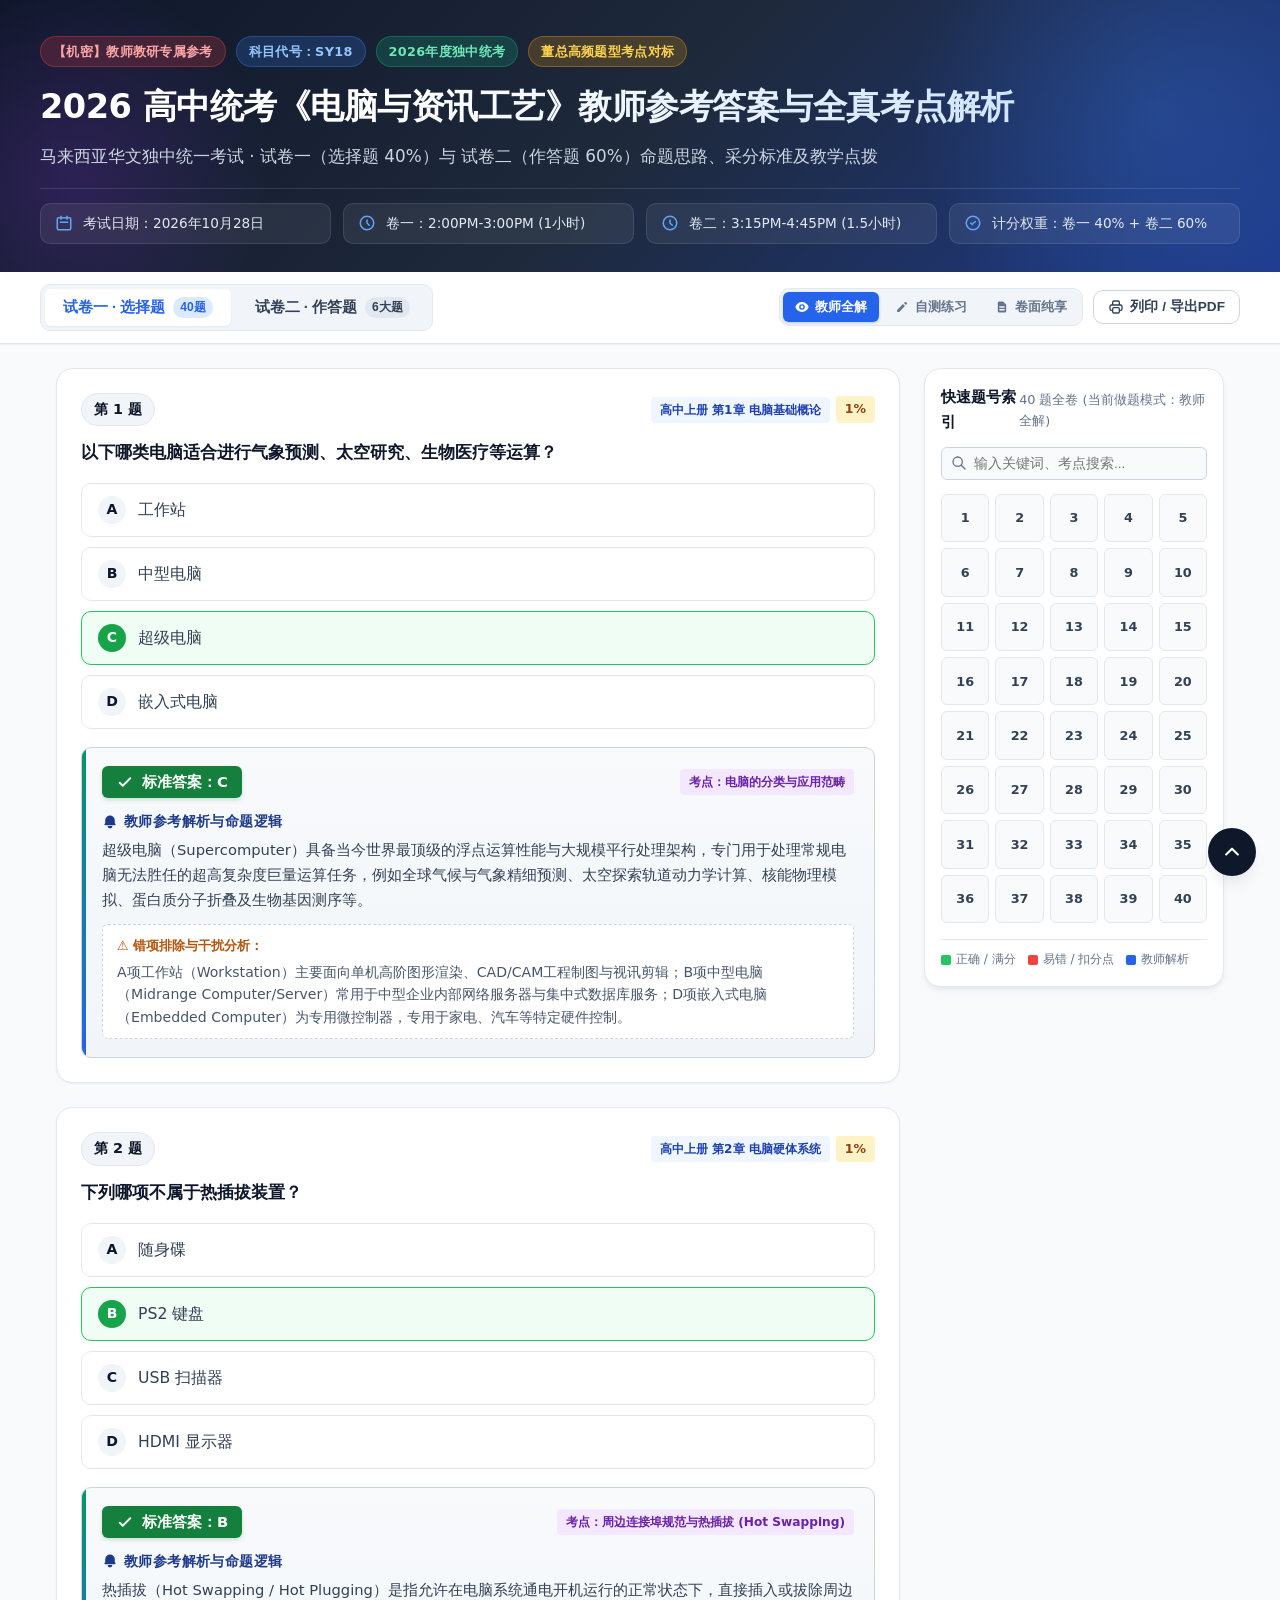
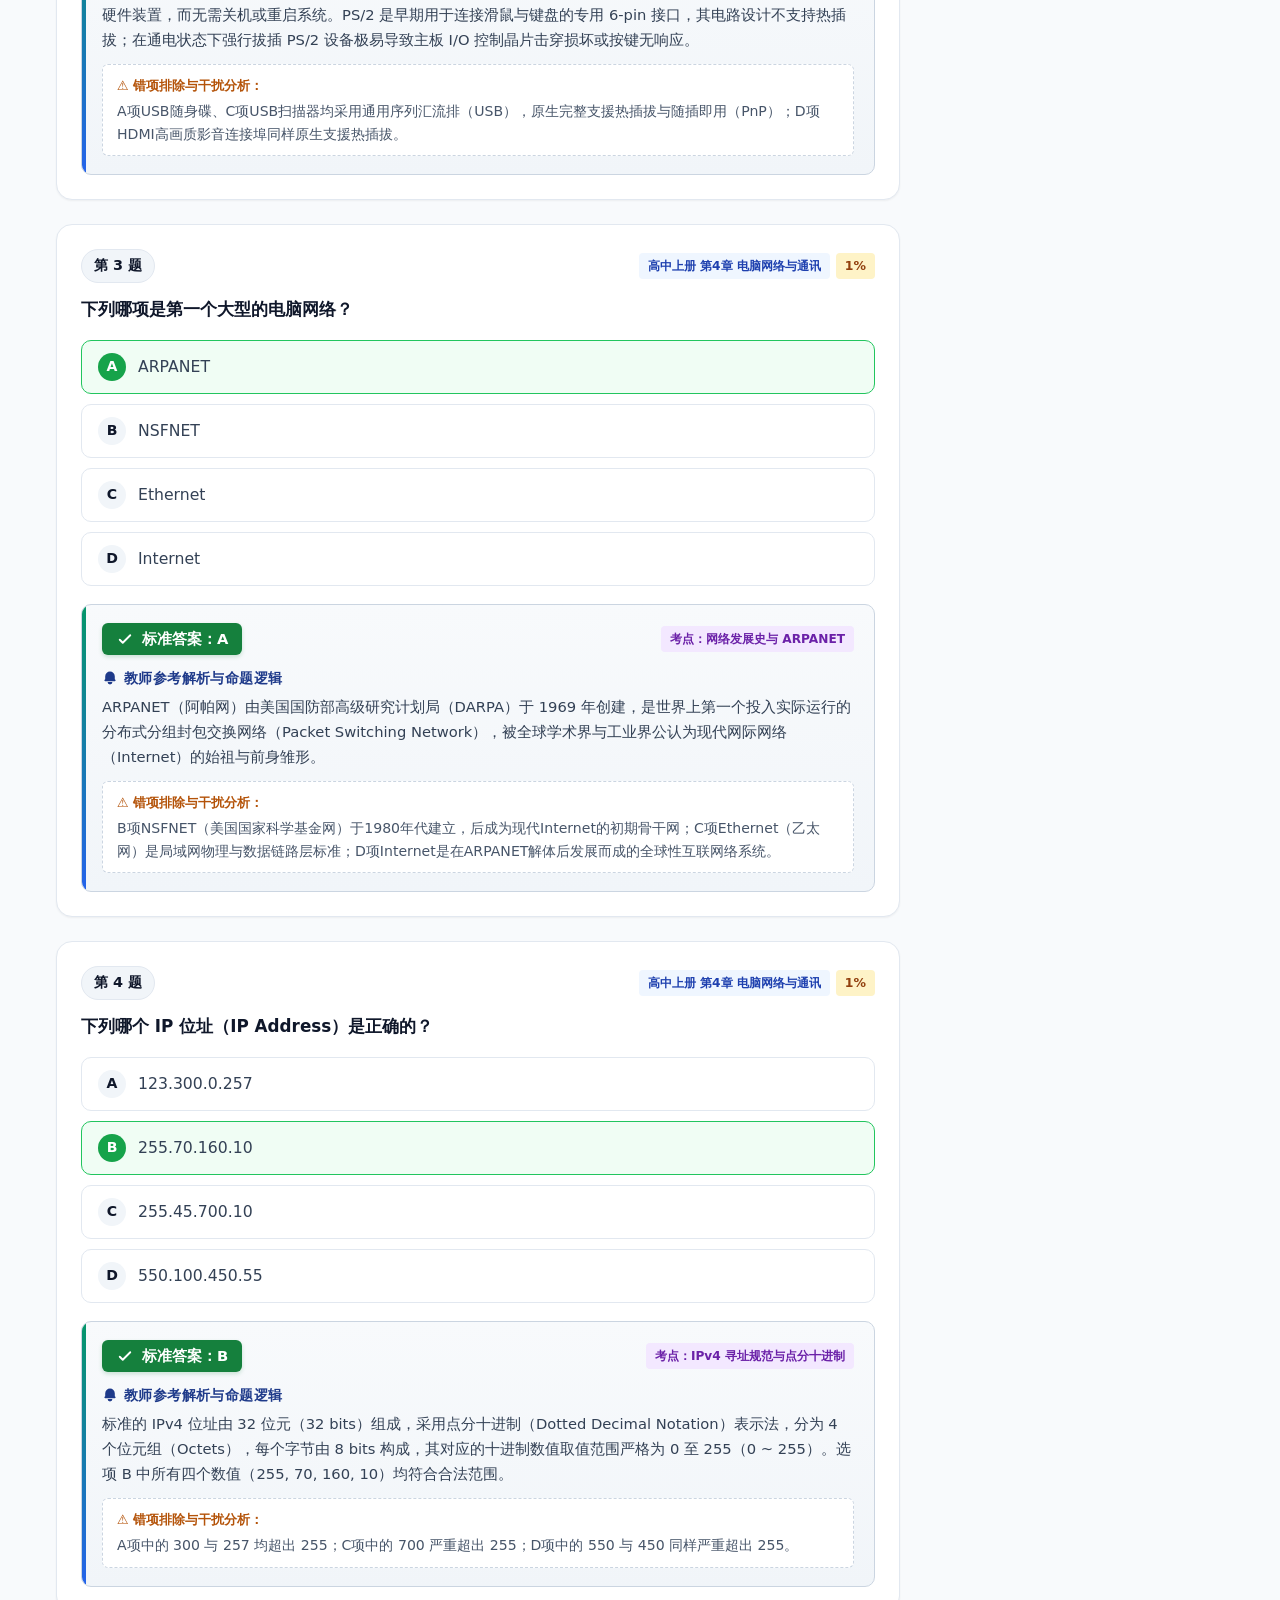
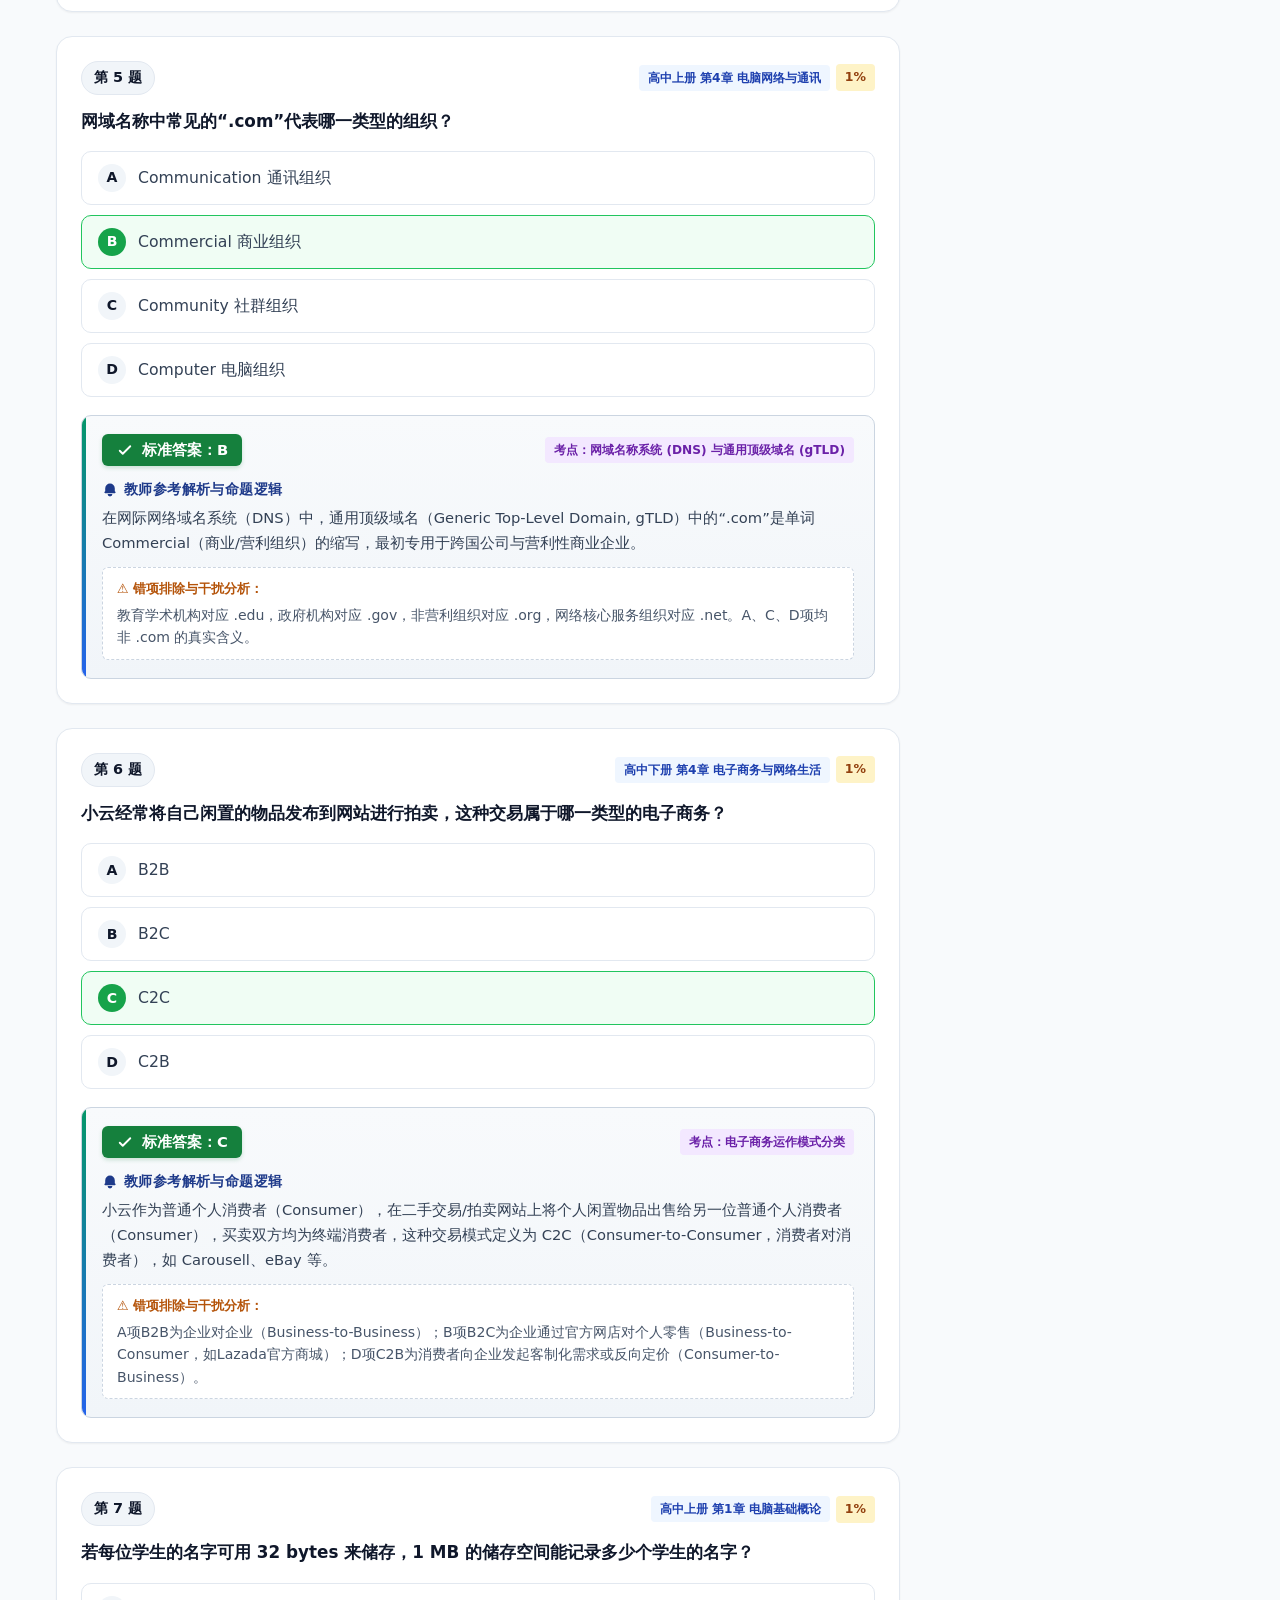
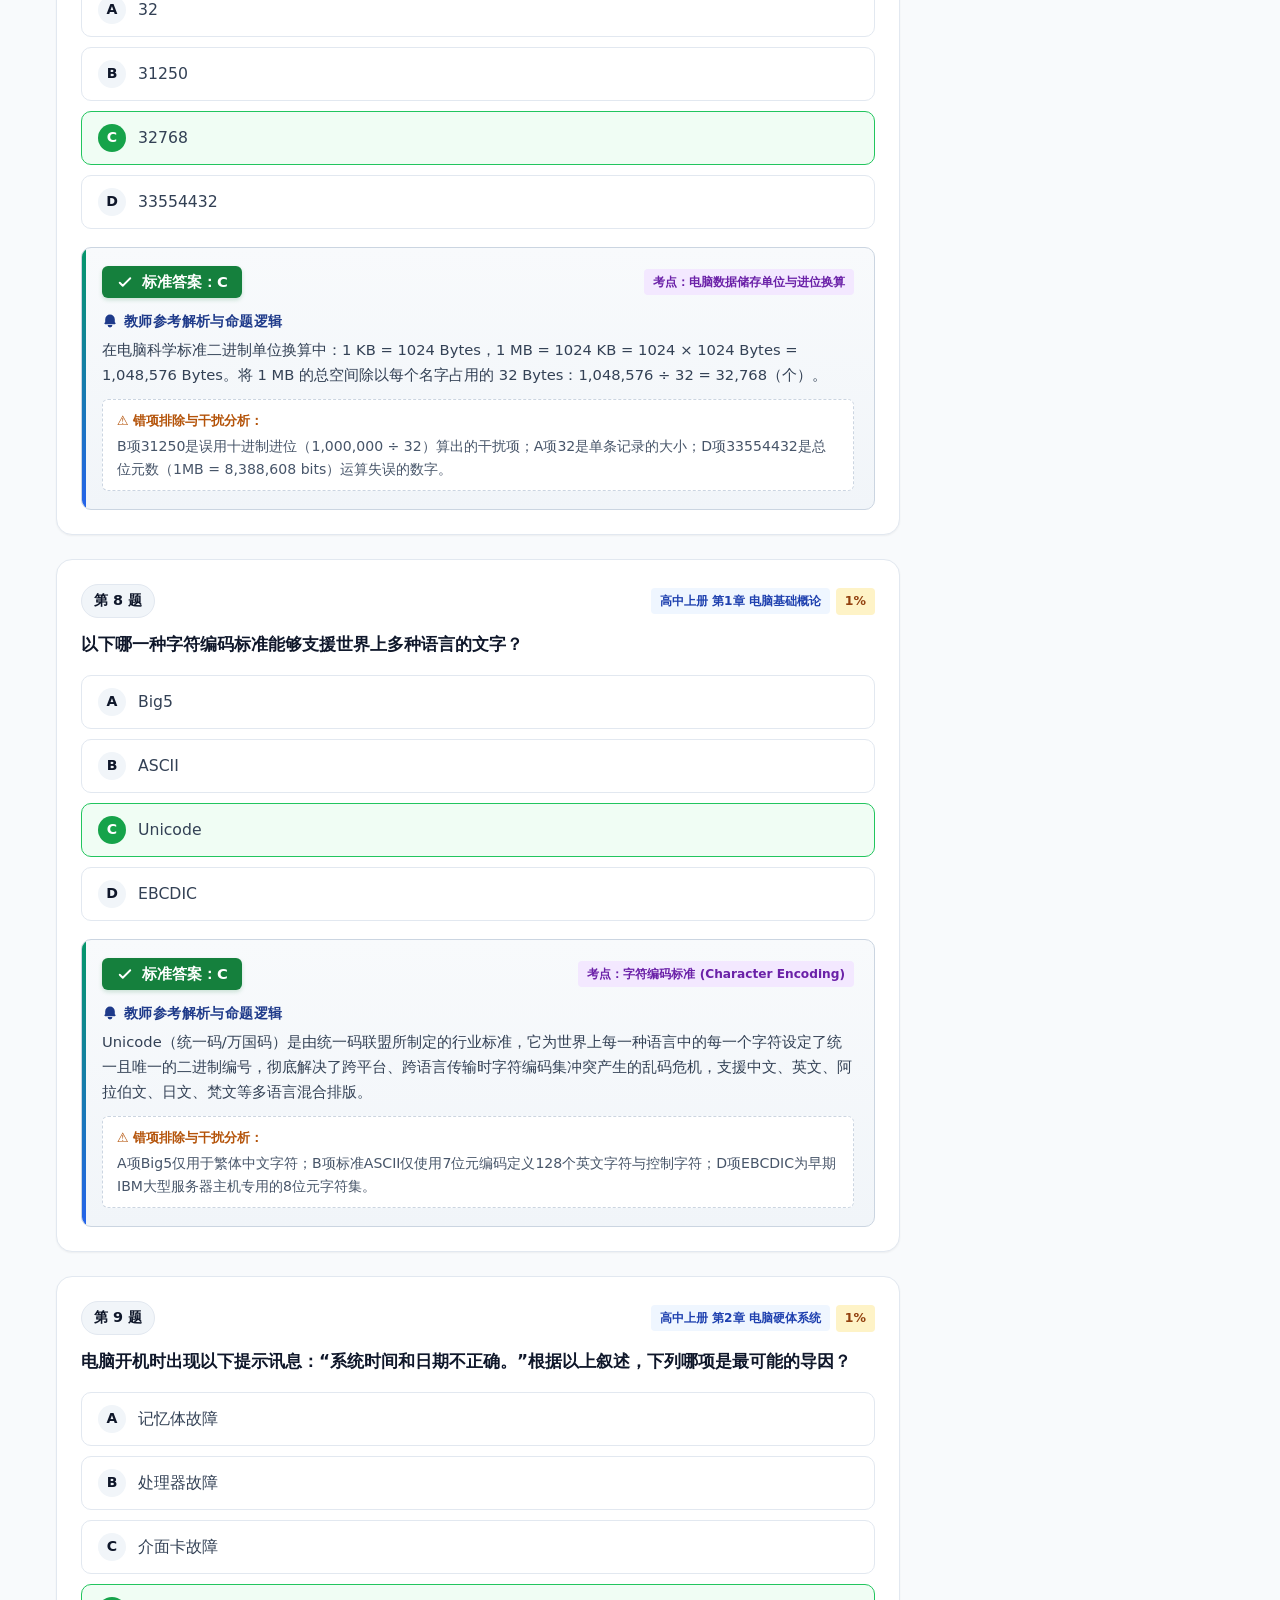
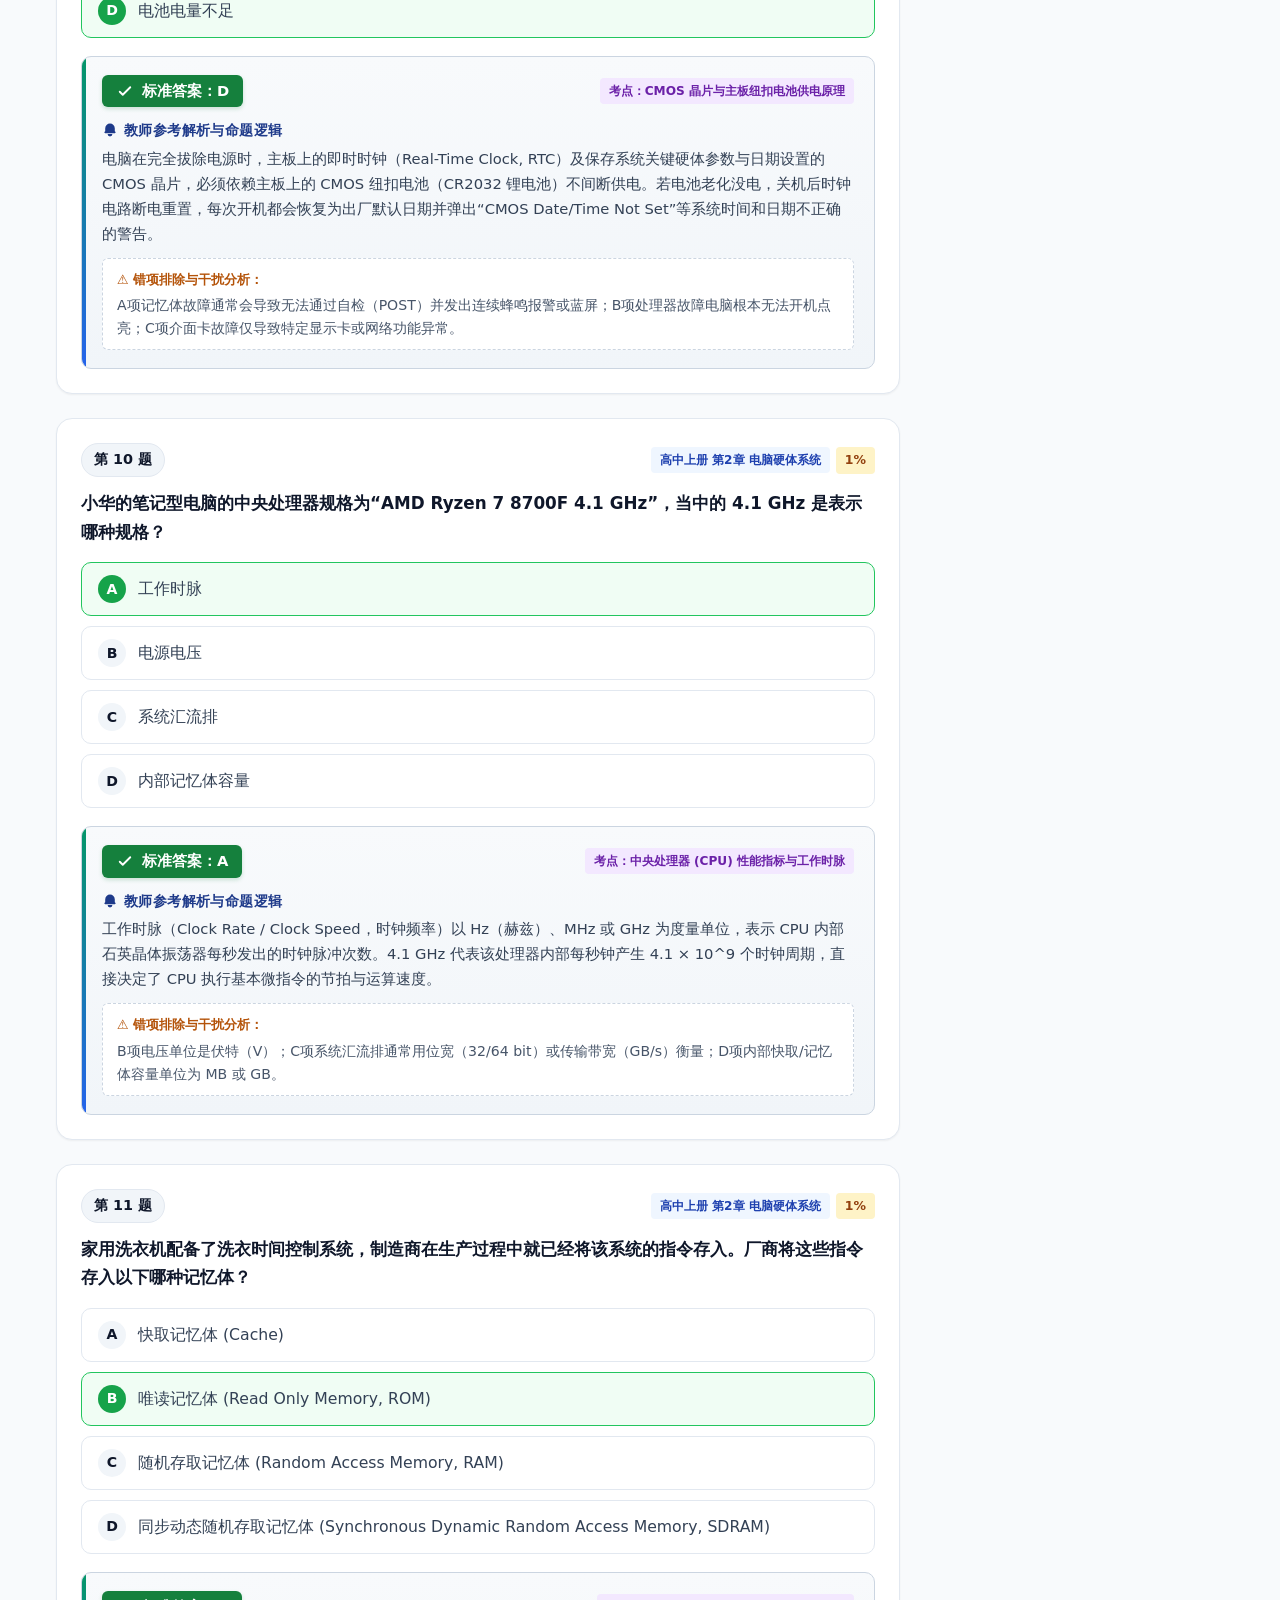
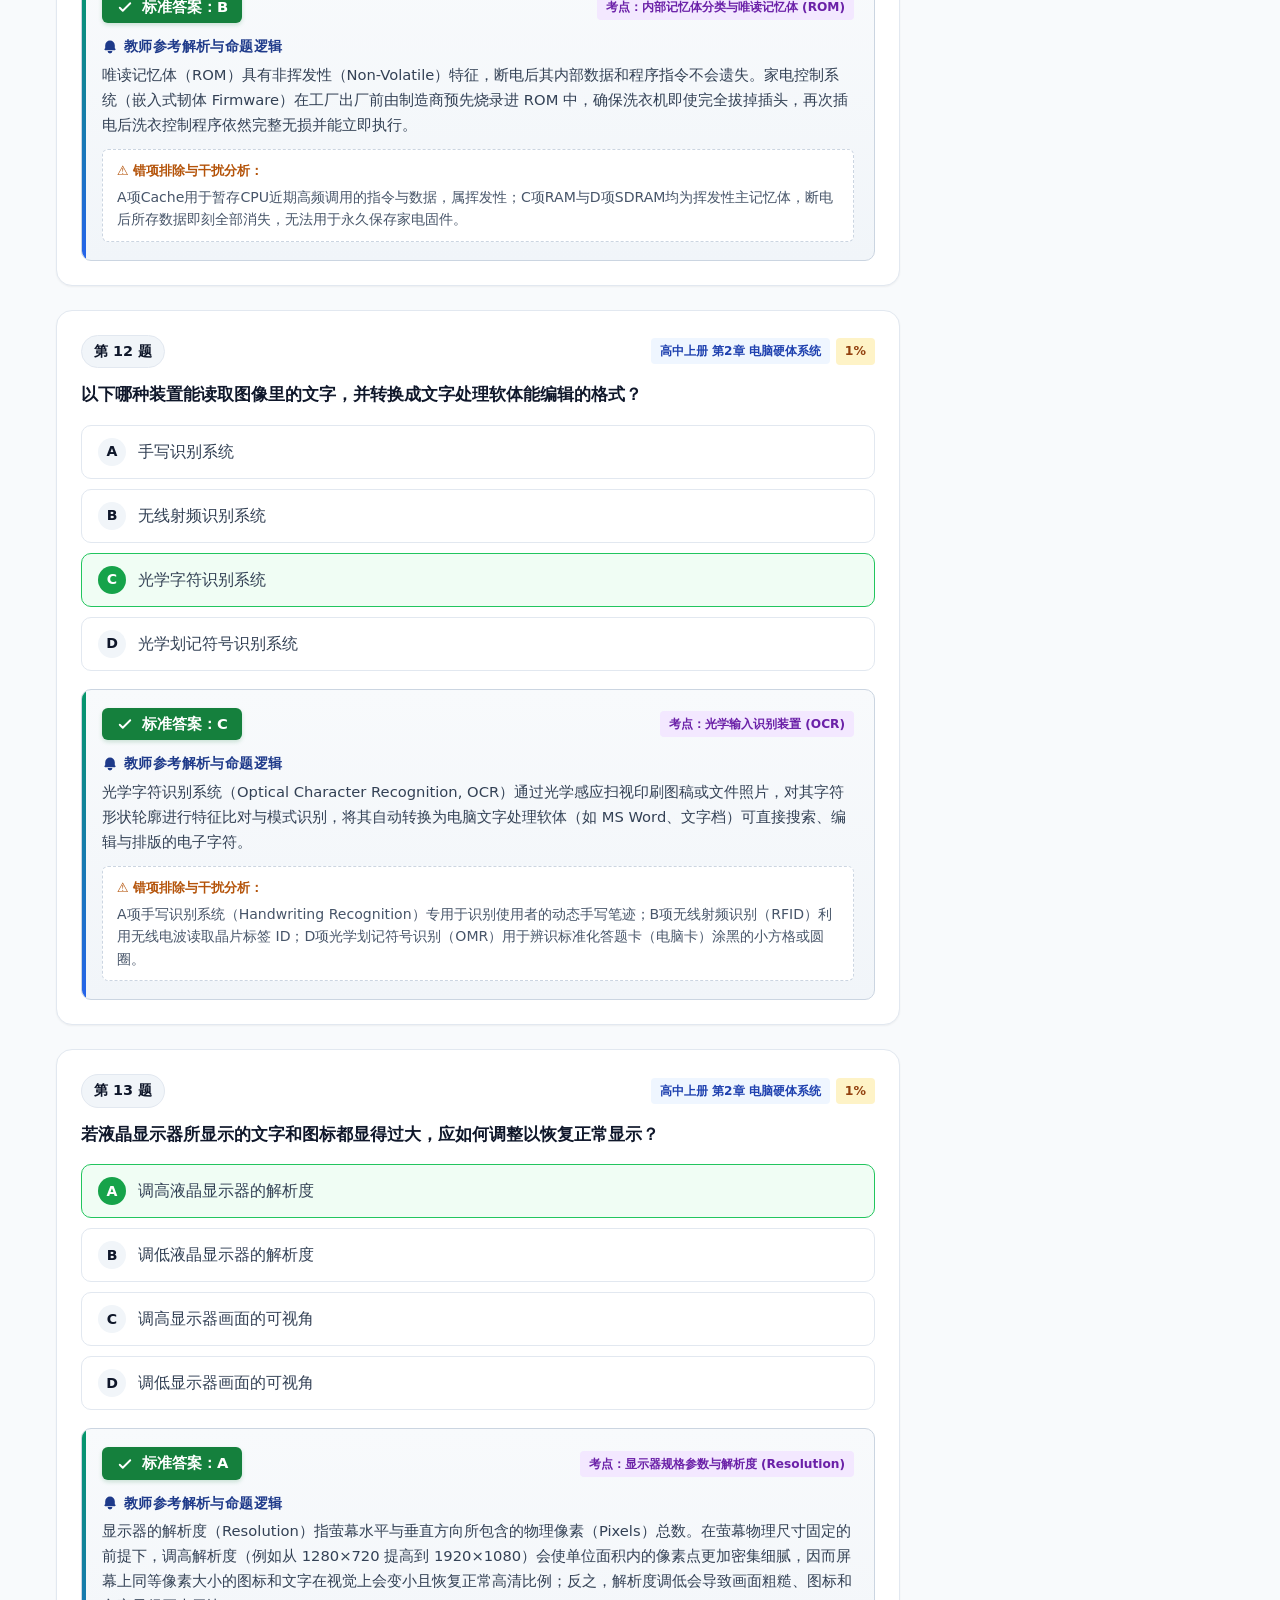
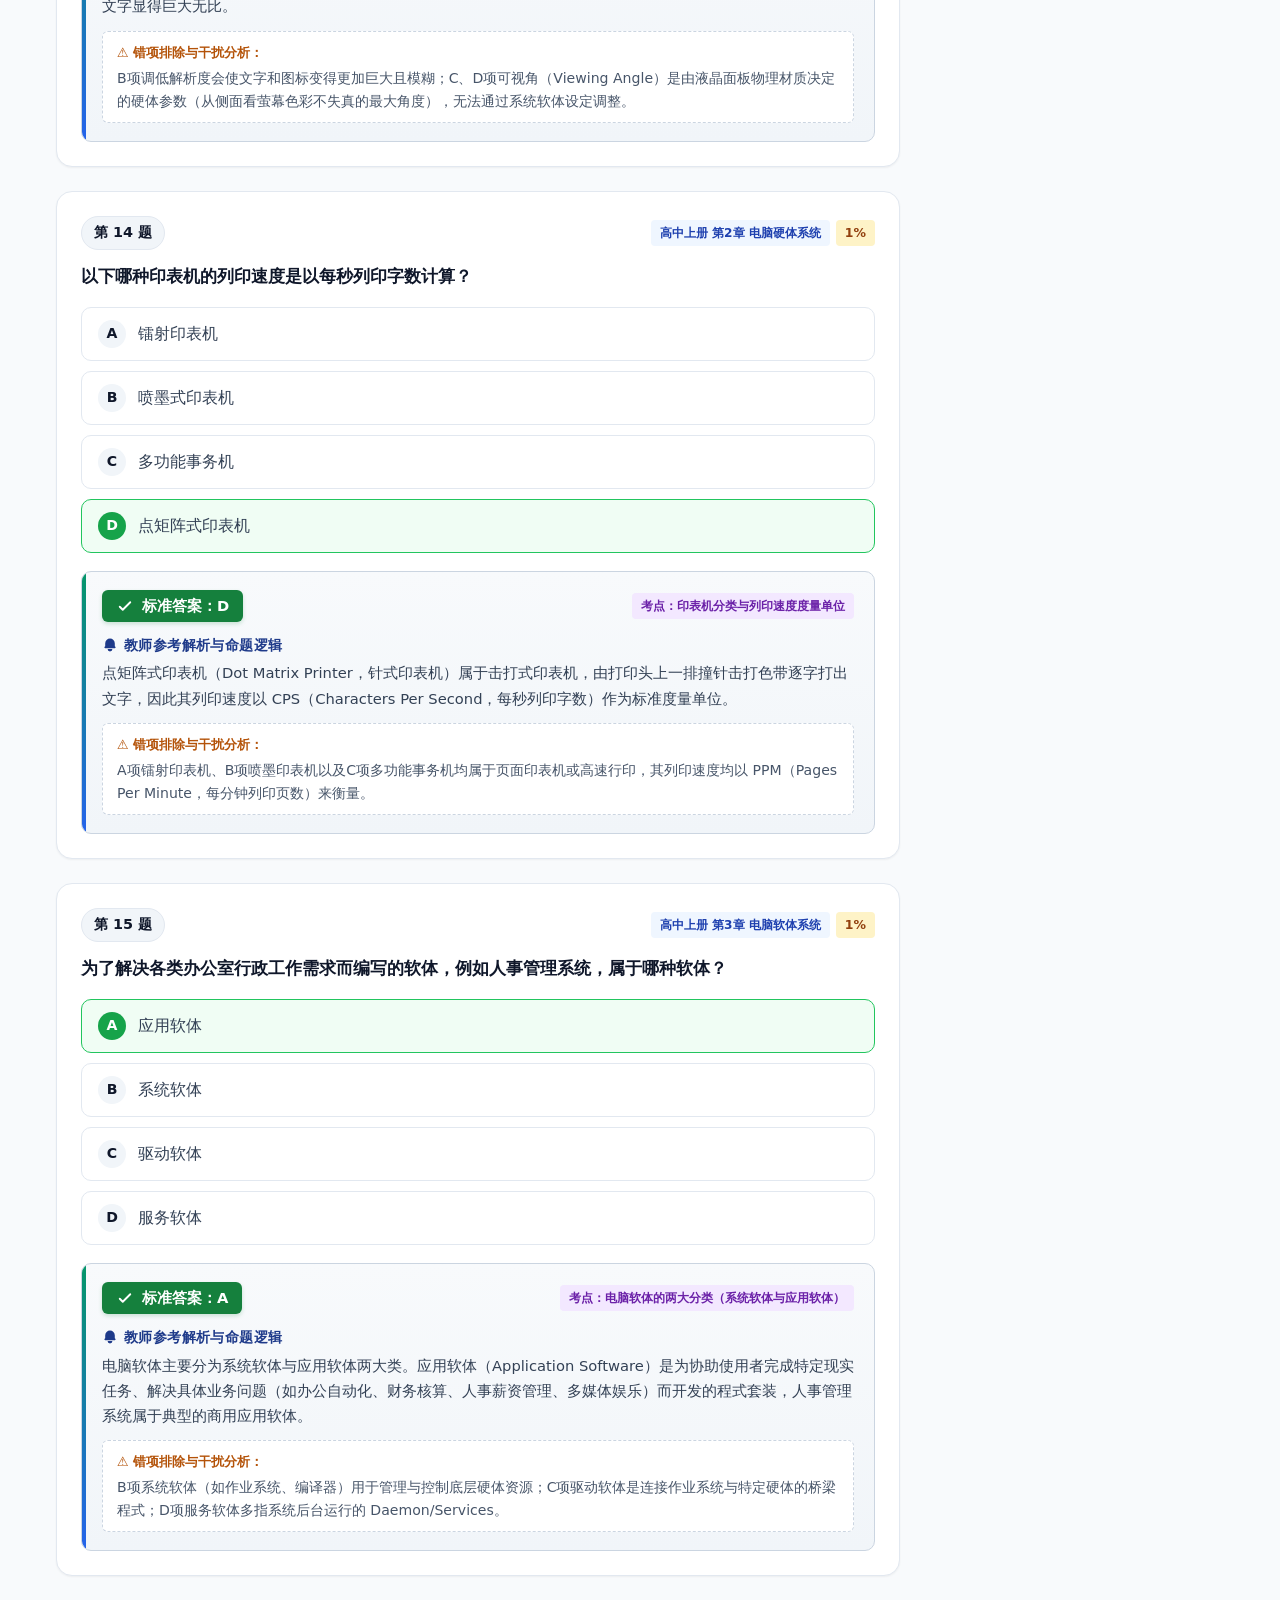
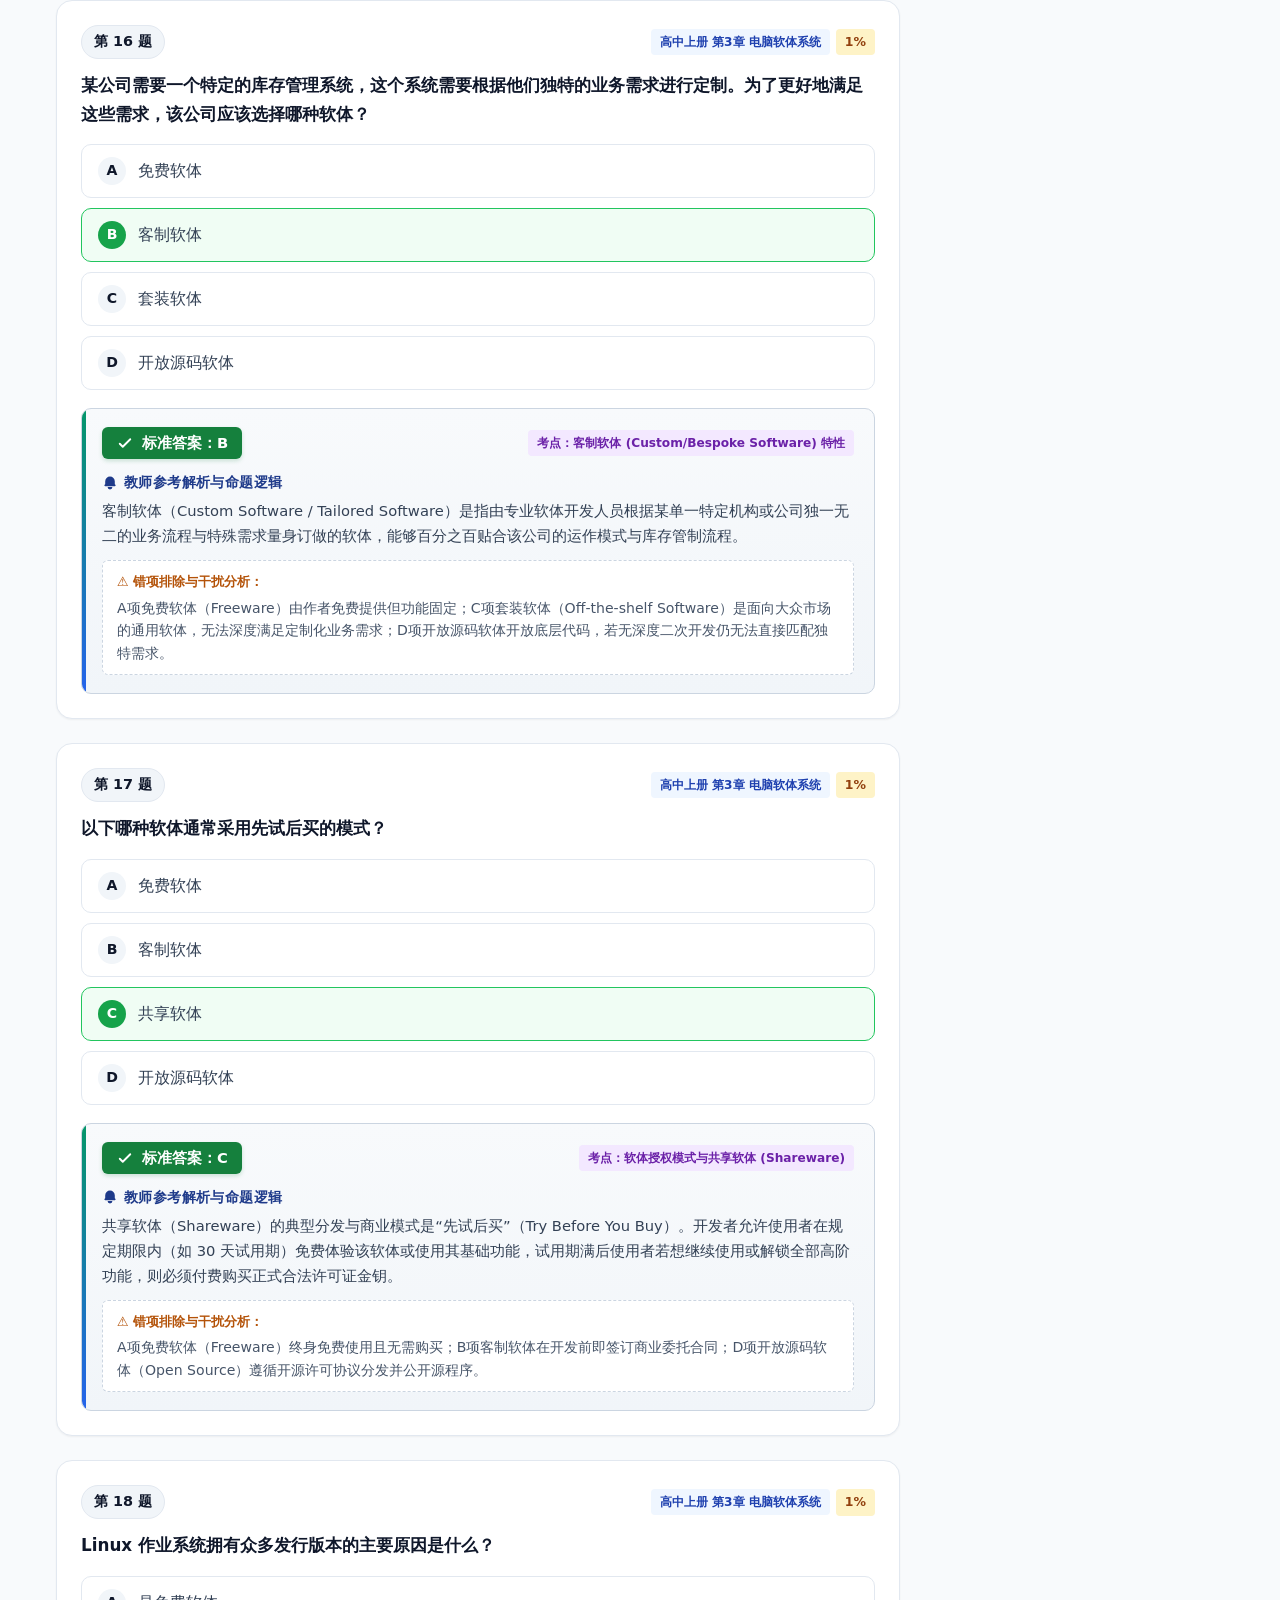
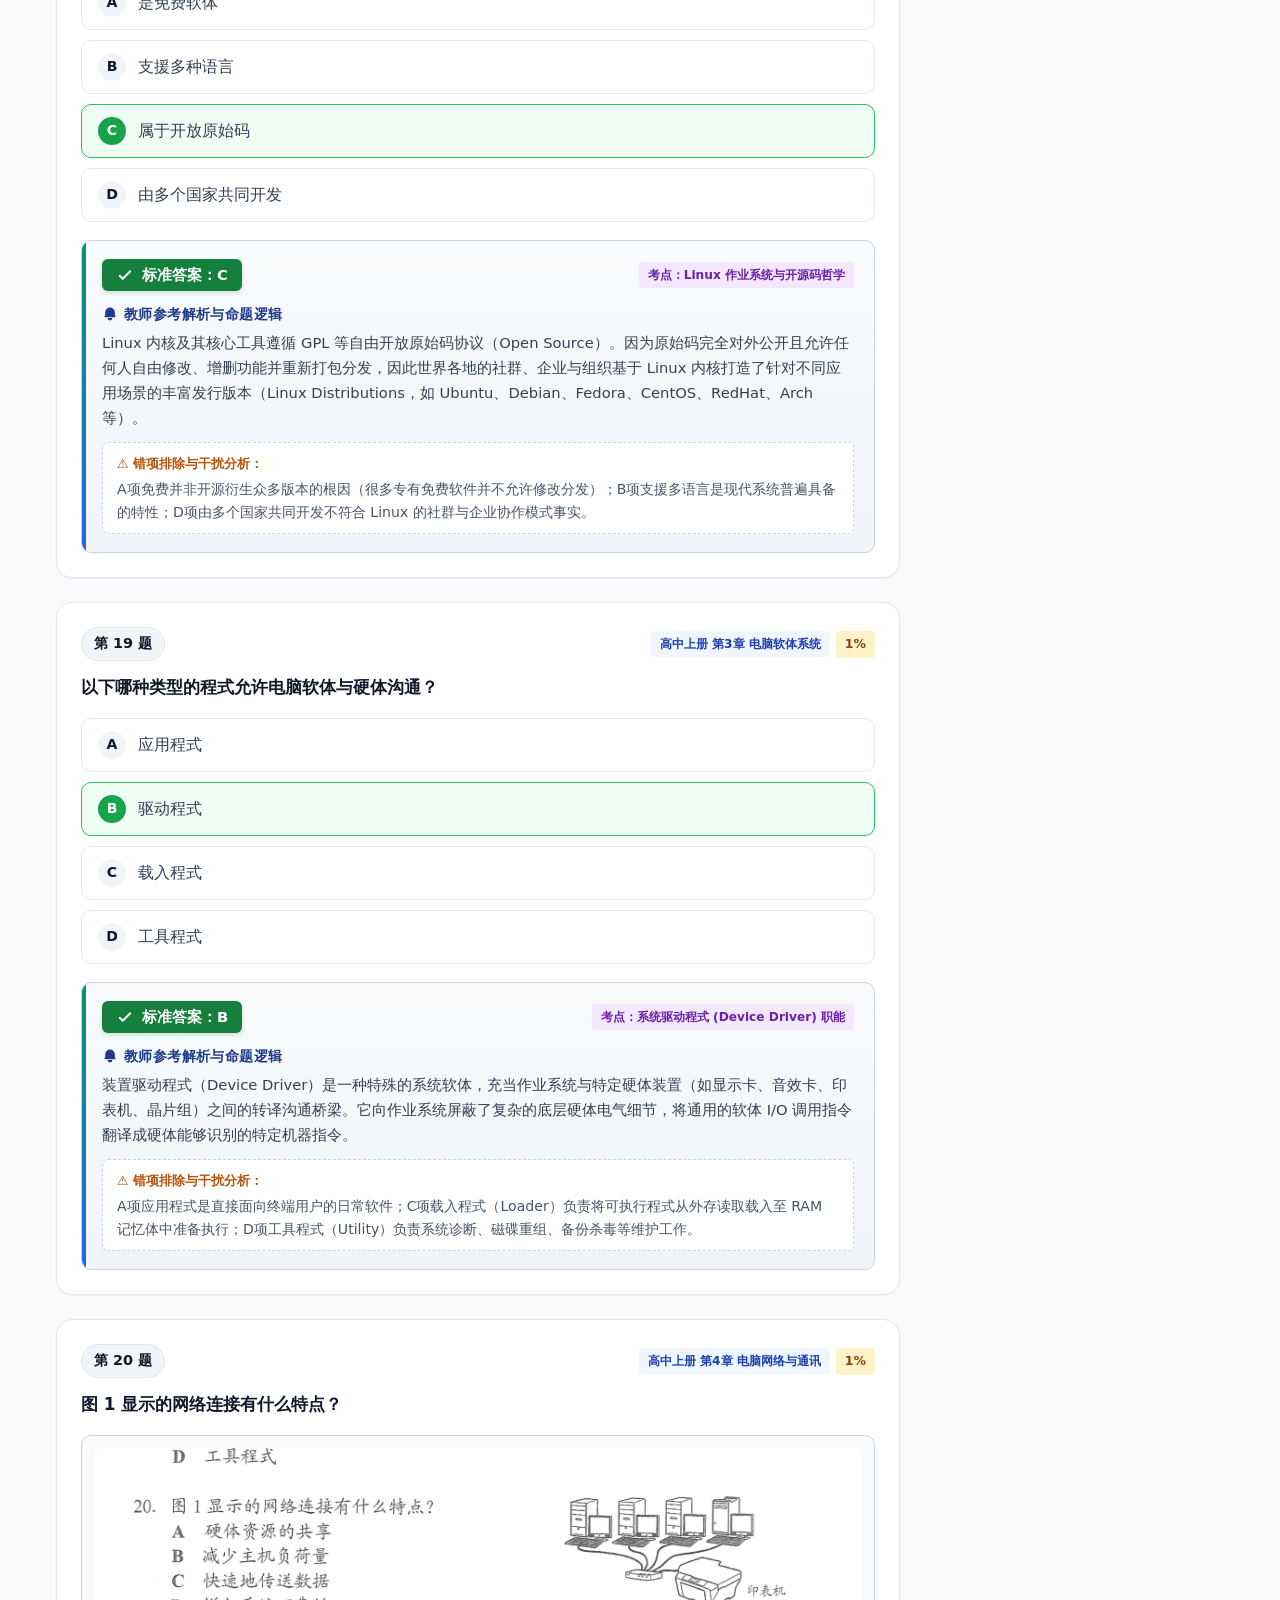
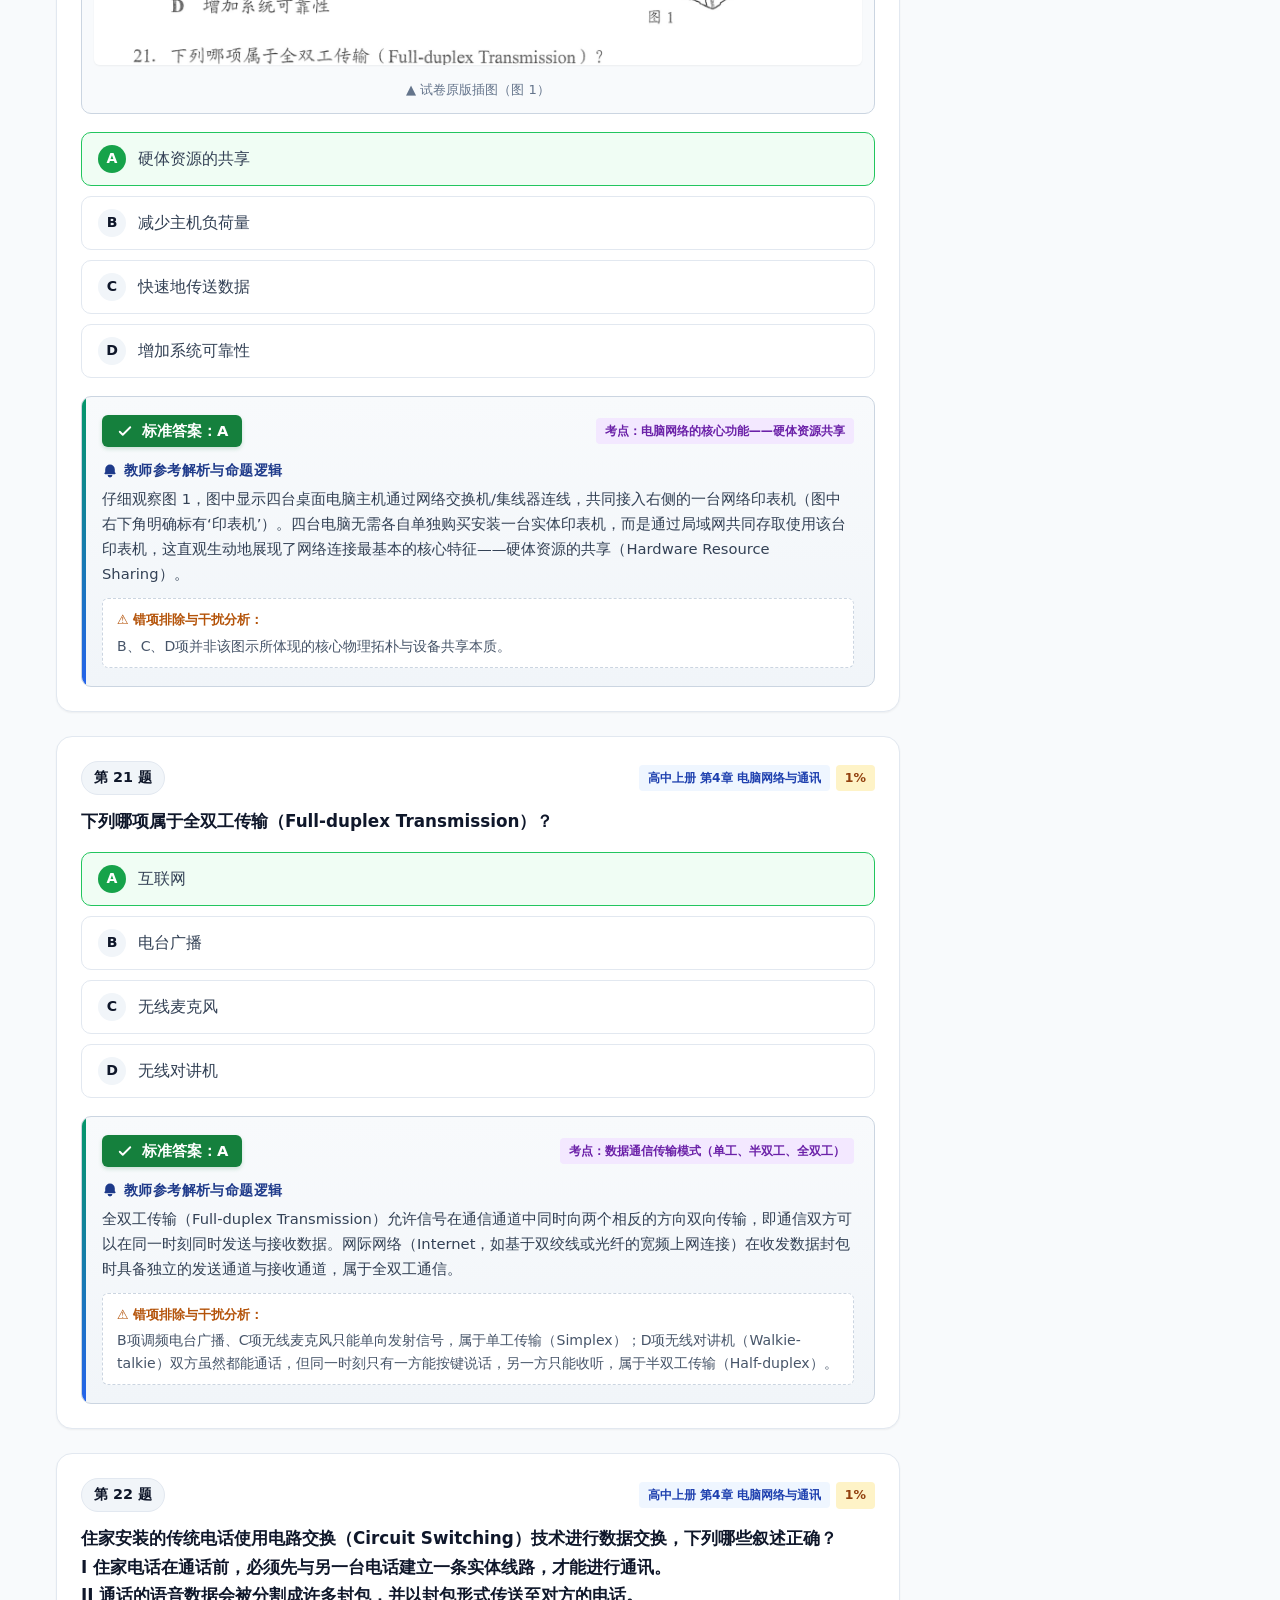
<file: index.html>
<!DOCTYPE html>
<html lang="zh-MY">
<head>
  <meta charset="UTF-8">
  <meta name="viewport" content="width=device-width, initial-scale=1.0">
  <title>2026年度马来西亚华文独中统一考试 - 电脑与资讯工艺 (SY18) 教师参考答案与考点全解</title>
  <meta name="description" content="2026年马来西亚华文独中统考高中电脑与资讯工艺（SY18）试卷一（选择题40题）与试卷二（作答题6大题）官方教师参考标准答案、阅卷采分标准、考点深度解析与互动演练系统。">
  <link rel="stylesheet" href="style.css">
</head>
<body>

  <!-- 顶部沉浸式 Hero 区域 -->
  <header class="hero-header">
    <div class="header-container">
      <div class="meta-tags-row">
        <span class="tag-pill tag-red">【机密】教师教研专属参考</span>
        <span class="tag-pill tag-blue">科目代号：SY18</span>
        <span class="tag-pill tag-emerald">2026年度独中统考</span>
        <span class="tag-pill tag-amber">董总高频题型考点对标</span>
      </div>

      <h1 class="main-title">2026 高中统考《电脑与资讯工艺》教师参考答案与全真考点解析</h1>
      <p class="sub-title">马来西亚华文独中统一考试 · 试卷一（选择题 40%）与 试卷二（作答题 60%）命题思路、采分标准及教学点拨</p>

      <div class="exam-info-grid">
        <div class="info-chip">
          <svg fill="none" stroke="currentColor" stroke-width="2" viewBox="0 0 24 24"><path stroke-linecap="round" stroke-linejoin="round" d="M8 7V3m8 4V3m-9 8h10M5 21h14a2 2 0 002-2V7a2 2 0 00-2-2H5a2 2 0 00-2 2v12a2 2 0 002 2z"/></svg>
          考试日期：2026年10月28日
        </div>
        <div class="info-chip">
          <svg fill="none" stroke="currentColor" stroke-width="2" viewBox="0 0 24 24"><path stroke-linecap="round" stroke-linejoin="round" d="M12 8v4l3 3m6-3a9 9 0 11-18 0 9 9 0 0118 0z"/></svg>
          卷一：2:00PM-3:00PM (1小时)
        </div>
        <div class="info-chip">
          <svg fill="none" stroke="currentColor" stroke-width="2" viewBox="0 0 24 24"><path stroke-linecap="round" stroke-linejoin="round" d="M12 8v4l3 3m6-3a9 9 0 11-18 0 9 9 0 0118 0z"/></svg>
          卷二：3:15PM-4:45PM (1.5小时)
        </div>
        <div class="info-chip">
          <svg fill="none" stroke="currentColor" stroke-width="2" viewBox="0 0 24 24"><path stroke-linecap="round" stroke-linejoin="round" d="M9 12l2 2 4-4m6 2a9 9 0 11-18 0 9 9 0 0118 0z"/></svg>
          计分权重：卷一 40% + 卷二 60%
        </div>
      </div>
    </div>
  </header>

  <!-- 黏性顶置控制台与工具列 -->
  <nav class="toolbar-sticky" aria-label="页面导览工具栏">
    <div class="toolbar-inner">
      <!-- 试卷切换标签 -->
      <div class="paper-nav-tabs">
        <button id="tabPaper1" class="nav-tab-btn active">
          试卷一 · 选择题
          <span class="tab-badge">40题</span>
        </button>
        <button id="tabPaper2" class="nav-tab-btn">
          试卷二 · 作答题
          <span class="tab-badge">6大题</span>
        </button>
      </div>

      <!-- 模式与工具操作 -->
      <div class="view-actions">
        <div class="mode-toggle-group">
          <button id="modeTeacher" class="mode-btn active" title="显示答案、考点归属与详细干扰项排除">
            <svg width="14" height="14" fill="currentColor" viewBox="0 0 20 20"><path d="M10 12a2 2 0 100-4 2 2 0 000 4z"/><path fill-rule="evenodd" d="M.458 10C1.732 5.943 5.522 3 10 3s8.268 2.943 9.542 7c-1.274 4.057-5.064 7-9.542 7S1.732 14.057.458 10zM14 10a4 4 0 11-8 0 4 4 0 018 0z" clip-rule="evenodd"/></svg>
            教师全解
          </button>
          <button id="modePractice" class="mode-btn" title="点击选项即时自测答题与计分">
            <svg width="14" height="14" fill="currentColor" viewBox="0 0 20 20"><path d="M13.586 3.586a2 2 0 112.828 2.828l-.793.793-2.828-2.828.793-.793zM11.379 5.793L3 14.172V17h2.828l8.38-8.379-2.83-2.828z"/></svg>
            自测练习
          </button>
          <button id="modeClean" class="mode-btn" title="隐藏所有答案与解析，还原纯净考卷排版">
            <svg width="14" height="14" fill="currentColor" viewBox="0 0 20 20"><path fill-rule="evenodd" d="M4 4a2 2 0 012-2h4.586A2 2 0 0112 2.586L15.414 6A2 2 0 0116 7.414V16a2 2 0 01-2 2H6a2 2 0 01-2-2V4zm2 6a1 1 0 011-1h6a1 1 0 110 2H7a1 1 0 01-1-1zm1 3a1 1 0 100 2h6a1 1 0 100-2H7z" clip-rule="evenodd"/></svg>
            卷面纯享
          </button>
        </div>

        <button class="btn-tool" onclick="window.print()" title="列印或汇出成完整 PDF 解析讲义">
          <svg width="16" height="16" fill="none" stroke="currentColor" stroke-width="2" viewBox="0 0 24 24"><path stroke-linecap="round" stroke-linejoin="round" d="M17 17h2a2 2 0 002-2v-4a2 2 0 00-2-2H5a2 2 0 00-2 2v4a2 2 0 002 2h2m2 4h6a2 2 0 002-2v-4a2 2 0 00-2-2H9a2 2 0 00-2 2v4a2 2 0 002 2zm8-12V5a2 2 0 00-2-2H9a2 2 0 00-2 2v4h10z"/></svg>
          列印 / 导出PDF
        </button>
      </div>
    </div>
  </nav>

  <!-- 网页主体双列布局 -->
  <main class="main-wrapper">
    <!-- 左侧主要试题展示区 -->
    <div class="content-area">
      <!-- 试卷一容器 -->
      <section id="mcqContainer" aria-label="试卷一选择题列表"></section>

      <!-- 试卷二容器 -->
      <section id="subjContainer" aria-label="试卷二作答题列表" style="display:none;"></section>
    </div>

    <!-- 右侧黏性题号定位抽屉 -->
    <aside class="sidebar-sticky" aria-label="快速题号导航">
      <div class="sidebar-title">
        <span>快速题号索引</span>
        <span id="sidebarStats" class="sidebar-stats">40 题全卷</span>
      </div>

      <div class="filter-input-wrap">
        <svg class="filter-icon" width="16" height="16" fill="none" stroke="currentColor" stroke-width="2" viewBox="0 0 24 24"><path stroke-linecap="round" stroke-linejoin="round" d="M21 21l-6-6m2-5a7 7 0 11-14 0 7 7 0 0114 0z"/></svg>
        <input type="text" id="filterInput" class="filter-input" placeholder="输入关键词、考点搜索...">
      </div>

      <div id="questionGridNav" class="question-grid-nav"></div>

      <div class="legend-row">
        <div class="legend-item"><span class="legend-dot" style="background:#22c55e;"></span> 正确 / 满分</div>
        <div class="legend-item"><span class="legend-dot" style="background:#ef4444;"></span> 易错 / 扣分点</div>
        <div class="legend-item"><span class="legend-dot" style="background:#2563eb;"></span> 教师解析</div>
      </div>
    </aside>
  </main>

  <!-- 浮动操作按钮 -->
  <div class="floating-actions">
    <button class="fab-btn" onclick="window.scrollTo({top:0, behavior:'smooth'})" title="返回顶部">
      <svg width="20" height="20" fill="none" stroke="currentColor" stroke-width="2.5" viewBox="0 0 24 24"><path stroke-linecap="round" stroke-linejoin="round" d="M5 15l7-7 7 7"/></svg>
    </button>
  </div>

  <!-- 载入数据与脚本 -->
  <script src="data.js"></script>
  <script src="app.js"></script>
</body>
</html>
</file>
<file: style.css>
/* 2026年马来西亚华文独中高中统考《电脑与资讯工艺》(SY18) 教师参考解析网页样式表 */
:root {
  --primary-navy: #0f172a;
  --primary-blue: #2563eb;
  --primary-indigo: #4f46e5;
  --primary-dark: #1e40af;
  --accent-cyan: #06b6d4;
  --accent-emerald: #059669;
  --accent-emerald-light: #ecfdf5;
  --accent-amber: #d97706;
  --accent-amber-light: #fffbeb;
  --accent-rose: #e11d48;
  --accent-rose-light: #fff1f2;
  --accent-purple: #7c3aed;
  
  --bg-page: #f8fafc;
  --bg-card: #ffffff;
  --bg-card-glass: rgba(255, 255, 255, 0.95);
  --border-subtle: #e2e8f0;
  --border-medium: #cbd5e1;
  --border-focus: #3b82f6;

  --text-main: #0f172a;
  --text-body: #334155;
  --text-muted: #64748b;
  --text-light: #94a3b8;

  --shadow-sm: 0 1px 2px 0 rgba(0, 0, 0, 0.05);
  --shadow-md: 0 4px 6px -1px rgba(0, 0, 0, 0.07), 0 2px 4px -2px rgba(0, 0, 0, 0.05);
  --shadow-lg: 0 10px 15px -3px rgba(0, 0, 0, 0.08), 0 4px 6px -4px rgba(0, 0, 0, 0.04);
  --shadow-xl: 0 20px 25px -5px rgba(0, 0, 0, 0.1), 0 8px 10px -6px rgba(0, 0, 0, 0.04);

  --radius-sm: 6px;
  --radius-md: 10px;
  --radius-lg: 16px;
  --radius-xl: 24px;

  --font-sans: system-ui, -apple-system, BlinkMacSystemFont, "Segoe UI", Roboto, "Helvetica Neue", Arial, "Microsoft YaHei", sans-serif;
  --font-mono: ui-monospace, SFMono-Regular, Menlo, Monaco, Consolas, "Liberation Mono", "Courier New", monospace;
}

/* 全局重置 */
*, *::before, *::after {
  box-sizing: border-box;
  margin: 0;
  padding: 0;
}

html {
  scroll-behavior: smooth;
  font-size: 16px;
}

body {
  font-family: var(--font-sans);
  background-color: var(--bg-page);
  color: var(--text-main);
  line-height: 1.65;
  min-height: 100vh;
  padding-bottom: 80px;
  -webkit-font-smoothing: antialiased;
}

/* 顶部 Hero 导航横幅 */
.hero-header {
  background: linear-gradient(135deg, #0f172a 0%, #1e293b 50%, #1e3a8a 100%);
  color: #ffffff;
  padding: 36px 20px 28px;
  position: relative;
  overflow: hidden;
  box-shadow: var(--shadow-lg);
}

.hero-header::before {
  content: "";
  position: absolute;
  top: -50%;
  right: -10%;
  width: 500px;
  height: 500px;
  background: radial-gradient(circle, rgba(59, 130, 246, 0.25) 0%, transparent 70%);
  pointer-events: none;
}

.hero-header::after {
  content: "";
  position: absolute;
  bottom: -40%;
  left: -10%;
  width: 400px;
  height: 400px;
  background: radial-gradient(circle, rgba(147, 51, 234, 0.2) 0%, transparent 70%);
  pointer-events: none;
}

.header-container {
  max-width: 1200px;
  margin: 0 auto;
  position: relative;
  z-index: 1;
}

.meta-tags-row {
  display: flex;
  flex-wrap: wrap;
  align-items: center;
  gap: 10px;
  margin-bottom: 12px;
}

.tag-pill {
  display: inline-flex;
  align-items: center;
  gap: 6px;
  padding: 4px 12px;
  border-radius: 9999px;
  font-size: 0.8rem;
  font-weight: 600;
  letter-spacing: 0.3px;
}

.tag-red {
  background: rgba(239, 68, 68, 0.2);
  color: #fca5a5;
  border: 1px solid rgba(239, 68, 68, 0.35);
}

.tag-blue {
  background: rgba(59, 130, 246, 0.2);
  color: #93c5fd;
  border: 1px solid rgba(59, 130, 246, 0.35);
}

.tag-amber {
  background: rgba(245, 158, 11, 0.2);
  color: #fcd34d;
  border: 1px solid rgba(245, 158, 11, 0.35);
}

.tag-emerald {
  background: rgba(16, 185, 129, 0.2);
  color: #6ee7b7;
  border: 1px solid rgba(16, 185, 129, 0.35);
}

.main-title {
  font-size: 2.1rem;
  font-weight: 800;
  letter-spacing: -0.5px;
  margin-bottom: 8px;
  background: linear-gradient(120deg, #ffffff 30%, #bfdbfe 100%);
  -webkit-background-clip: text;
  -webkit-text-fill-color: transparent;
}

.sub-title {
  font-size: 1.05rem;
  color: #cbd5e1;
  font-weight: 400;
  margin-bottom: 18px;
}

.exam-info-grid {
  display: grid;
  grid-template-columns: repeat(auto-fit, minmax(220px, 1fr));
  gap: 12px;
  margin-top: 14px;
  padding-top: 14px;
  border-top: 1px solid rgba(255, 255, 255, 0.12);
}

.info-chip {
  display: flex;
  align-items: center;
  gap: 10px;
  background: rgba(255, 255, 255, 0.07);
  padding: 8px 14px;
  border-radius: var(--radius-md);
  border: 1px solid rgba(255, 255, 255, 0.1);
  font-size: 0.85rem;
  color: #e2e8f0;
}

.info-chip svg {
  flex-shrink: 0;
  width: 18px;
  height: 18px;
  color: #60a5fa;
}

/* 控制台与顶置工具栏 */
.toolbar-sticky {
  position: sticky;
  top: 0;
  z-index: 90;
  background: rgba(255, 255, 255, 0.92);
  backdrop-filter: blur(12px);
  -webkit-backdrop-filter: blur(12px);
  border-bottom: 1px solid var(--border-subtle);
  box-shadow: var(--shadow-sm);
  padding: 12px 16px;
}

.toolbar-inner {
  max-width: 1200px;
  margin: 0 auto;
  display: flex;
  flex-wrap: wrap;
  align-items: center;
  justify-content: space-between;
  gap: 12px;
}

.paper-nav-tabs {
  display: flex;
  gap: 6px;
  background: #f1f5f9;
  padding: 4px;
  border-radius: var(--radius-md);
  border: 1px solid var(--border-subtle);
}

.nav-tab-btn {
  display: inline-flex;
  align-items: center;
  gap: 8px;
  padding: 8px 18px;
  border-radius: var(--radius-sm);
  border: none;
  background: transparent;
  color: var(--text-body);
  font-size: 0.92rem;
  font-weight: 600;
  cursor: pointer;
  transition: all 0.2s ease;
}

.nav-tab-btn:hover {
  color: var(--primary-blue);
  background: rgba(255, 255, 255, 0.5);
}

.nav-tab-btn.active {
  background: #ffffff;
  color: var(--primary-blue);
  box-shadow: var(--shadow-sm);
  font-weight: 700;
}

.tab-badge {
  font-size: 0.75rem;
  padding: 2px 7px;
  border-radius: 999px;
  background: #e2e8f0;
  color: var(--text-body);
}

.nav-tab-btn.active .tab-badge {
  background: #dbeafe;
  color: var(--primary-blue);
}

.view-actions {
  display: flex;
  align-items: center;
  flex-wrap: wrap;
  gap: 10px;
}

.mode-toggle-group {
  display: flex;
  align-items: center;
  gap: 4px;
  background: #f1f5f9;
  padding: 3px;
  border-radius: var(--radius-md);
  border: 1px solid var(--border-subtle);
}

.mode-btn {
  padding: 6px 12px;
  font-size: 0.82rem;
  font-weight: 600;
  border: none;
  border-radius: var(--radius-sm);
  background: transparent;
  color: var(--text-muted);
  cursor: pointer;
  display: flex;
  align-items: center;
  gap: 6px;
  transition: all 0.2s;
}

.mode-btn:hover {
  color: var(--text-main);
}

.mode-btn.active {
  background: var(--primary-blue);
  color: #ffffff;
  box-shadow: 0 1px 3px rgba(37, 99, 235, 0.3);
}

.btn-tool {
  display: inline-flex;
  align-items: center;
  gap: 6px;
  padding: 7px 14px;
  border-radius: var(--radius-md);
  border: 1px solid var(--border-medium);
  background: #ffffff;
  color: var(--text-body);
  font-size: 0.85rem;
  font-weight: 600;
  cursor: pointer;
  transition: all 0.2s;
}

.btn-tool:hover {
  background: #f8fafc;
  border-color: var(--text-muted);
  color: var(--text-main);
}

.btn-primary-tool {
  background: linear-gradient(135deg, #2563eb 0%, #1d4ed8 100%);
  color: #ffffff;
  border: none;
}

.btn-primary-tool:hover {
  background: linear-gradient(135deg, #1d4ed8 0%, #1e40af 100%);
  color: #ffffff;
}

/* 主内容布局 */
.main-wrapper {
  max-width: 1200px;
  margin: 24px auto 0;
  padding: 0 16px;
  display: grid;
  grid-template-columns: 1fr 300px;
  gap: 24px;
  align-items: start;
}

@media (max-width: 992px) {
  .main-wrapper {
    grid-template-columns: 1fr;
  }
}

.content-area {
  min-width: 0;
}

/* 侧边快速题号抽屉 / 面板 */
.sidebar-sticky {
  position: sticky;
  top: 80px;
  background: var(--bg-card);
  border-radius: var(--radius-lg);
  border: 1px solid var(--border-subtle);
  box-shadow: var(--shadow-md);
  padding: 16px;
  max-height: calc(100vh - 100px);
  overflow-y: auto;
}

.sidebar-title {
  font-size: 0.95rem;
  font-weight: 700;
  color: var(--text-main);
  margin-bottom: 12px;
  display: flex;
  align-items: center;
  justify-content: space-between;
}

.sidebar-stats {
  font-size: 0.8rem;
  color: var(--text-muted);
  font-weight: normal;
}

.filter-input-wrap {
  position: relative;
  margin-bottom: 14px;
}

.filter-input {
  width: 100%;
  padding: 8px 12px 8px 32px;
  font-size: 0.85rem;
  border: 1px solid var(--border-medium);
  border-radius: var(--radius-sm);
  outline: none;
  background: #f8fafc;
  transition: all 0.2s;
}

.filter-input:focus {
  border-color: var(--primary-blue);
  background: #ffffff;
  box-shadow: 0 0 0 3px rgba(37, 99, 235, 0.15);
}

.filter-icon {
  position: absolute;
  left: 10px;
  top: 50%;
  transform: translateY(-50%);
  color: var(--text-muted);
  pointer-events: none;
}

.question-grid-nav {
  display: grid;
  grid-template-columns: repeat(5, 1fr);
  gap: 6px;
  margin-bottom: 16px;
}

.q-grid-btn {
  aspect-ratio: 1;
  display: flex;
  align-items: center;
  justify-content: center;
  border: 1px solid var(--border-subtle);
  border-radius: var(--radius-sm);
  background: #f8fafc;
  font-size: 0.8rem;
  font-weight: 600;
  color: var(--text-body);
  text-decoration: none;
  cursor: pointer;
  transition: all 0.15s;
}

.q-grid-btn:hover {
  background: #e2e8f0;
  border-color: var(--border-medium);
  color: var(--primary-blue);
  transform: translateY(-1px);
}

.q-grid-btn.answered-correct {
  background: var(--accent-emerald-light);
  border-color: #a7f3d0;
  color: var(--accent-emerald);
}

.q-grid-btn.answered-wrong {
  background: var(--accent-rose-light);
  border-color: #fecdd3;
  color: var(--accent-rose);
}

.legend-row {
  display: flex;
  flex-wrap: wrap;
  gap: 12px;
  font-size: 0.75rem;
  color: var(--text-muted);
  padding-top: 10px;
  border-top: 1px solid var(--border-subtle);
}

.legend-item {
  display: flex;
  align-items: center;
  gap: 5px;
}

.legend-dot {
  width: 10px;
  height: 10px;
  border-radius: 2px;
}

/* 试卷说明横幅卡片 */
.paper-intro-card {
  background: linear-gradient(to right, #eff6ff, #f8fafc);
  border-left: 4px solid var(--primary-blue);
  border-radius: var(--radius-md);
  padding: 16px 20px;
  margin-bottom: 20px;
  box-shadow: var(--shadow-sm);
}

.paper-intro-title {
  font-size: 1.15rem;
  font-weight: 700;
  color: var(--primary-navy);
  margin-bottom: 6px;
  display: flex;
  align-items: center;
  gap: 8px;
}

.paper-intro-text {
  font-size: 0.9rem;
  color: var(--text-body);
}

/* 题目卡片通用风格 */
.question-card {
  background: var(--bg-card);
  border-radius: var(--radius-lg);
  border: 1px solid var(--border-subtle);
  box-shadow: var(--shadow-sm);
  padding: 24px;
  margin-bottom: 24px;
  transition: all 0.25s ease;
  position: relative;
}

.question-card:hover {
  box-shadow: var(--shadow-md);
  border-color: #cbd5e1;
}

.q-header-row {
  display: flex;
  align-items: center;
  justify-content: space-between;
  gap: 12px;
  margin-bottom: 12px;
}

.q-num-badge {
  display: inline-flex;
  align-items: center;
  gap: 6px;
  background: #f1f5f9;
  color: var(--primary-navy);
  padding: 4px 12px;
  border-radius: 999px;
  font-weight: 700;
  font-size: 0.9rem;
  border: 1px solid var(--border-subtle);
}

.q-meta-badges {
  display: flex;
  flex-wrap: wrap;
  gap: 6px;
  align-items: center;
}

.badge-chapter {
  font-size: 0.76rem;
  background: #eff6ff;
  color: var(--primary-dark);
  padding: 3px 9px;
  border-radius: 4px;
  font-weight: 600;
}

.badge-topic {
  font-size: 0.76rem;
  background: #f3e8ff;
  color: #6b21a8;
  padding: 3px 9px;
  border-radius: 4px;
  font-weight: 600;
}

.badge-marks {
  font-size: 0.78rem;
  background: #fef3c7;
  color: #92400e;
  padding: 3px 9px;
  border-radius: 4px;
  font-weight: 700;
}

.q-content {
  font-size: 1.05rem;
  color: var(--text-main);
  font-weight: 600;
  line-height: 1.7;
  margin-bottom: 16px;
  white-space: pre-line;
}

/* 试题配图 */
.q-diagram-wrap {
  background: #f8fafc;
  border: 1px solid var(--border-medium);
  border-radius: var(--radius-md);
  padding: 12px;
  margin: 14px 0 18px;
  text-align: center;
}

.q-diagram-img {
  max-width: 100%;
  max-height: 380px;
  border-radius: var(--radius-sm);
  box-shadow: var(--shadow-sm);
}

.diagram-caption {
  font-size: 0.82rem;
  color: var(--text-muted);
  margin-top: 6px;
}

/* 选择题选项网格与交互 */
.options-list {
  display: flex;
  flex-direction: column;
  gap: 10px;
  margin-bottom: 18px;
}

.option-item {
  display: flex;
  align-items: flex-start;
  gap: 12px;
  padding: 12px 16px;
  border-radius: var(--radius-md);
  border: 1.5px solid var(--border-subtle);
  background: #ffffff;
  cursor: pointer;
  transition: all 0.18s ease;
  user-select: none;
}

.option-item:hover {
  background: #f8fafc;
  border-color: var(--border-medium);
  transform: translateX(2px);
}

.opt-prefix {
  flex-shrink: 0;
  width: 28px;
  height: 28px;
  border-radius: 50%;
  background: #f1f5f9;
  color: var(--text-main);
  display: flex;
  align-items: center;
  justify-content: center;
  font-size: 0.88rem;
  font-weight: 700;
  transition: all 0.18s;
}

.opt-text {
  flex: 1;
  font-size: 0.98rem;
  color: var(--text-body);
  line-height: 1.5;
  padding-top: 2px;
}

/* 做题模式下的判定高亮 */
.option-item.selected-correct,
.option-item.highlight-correct {
  background: #f0fdf4 !important;
  border-color: #22c55e !important;
}

.option-item.selected-correct .opt-prefix,
.option-item.highlight-correct .opt-prefix {
  background: #16a34a;
  color: #ffffff;
}

.option-item.selected-wrong {
  background: #fef2f2 !important;
  border-color: #ef4444 !important;
}

.option-item.selected-wrong .opt-prefix {
  background: #dc2626;
  color: #ffffff;
}

/* 教师深度解析面板 */
.teacher-solution-box {
  background: linear-gradient(to bottom, #f8fafc 0%, #f1f5f9 100%);
  border-radius: var(--radius-md);
  border: 1px solid #cbd5e1;
  padding: 18px 20px;
  margin-top: 14px;
  position: relative;
  overflow: hidden;
}

.teacher-solution-box::before {
  content: "";
  position: absolute;
  top: 0;
  left: 0;
  width: 4px;
  height: 100%;
  background: linear-gradient(to bottom, var(--accent-emerald), var(--primary-blue));
}

.solution-badge-row {
  display: flex;
  align-items: center;
  justify-content: space-between;
  margin-bottom: 12px;
  flex-wrap: wrap;
  gap: 8px;
}

.correct-ans-tag {
  display: inline-flex;
  align-items: center;
  gap: 8px;
  background: #15803d;
  color: #ffffff;
  font-weight: 800;
  font-size: 0.92rem;
  padding: 4px 14px;
  border-radius: var(--radius-sm);
  box-shadow: 0 2px 4px rgba(21, 128, 61, 0.2);
}

.solution-toggle-btn {
  background: transparent;
  border: none;
  color: var(--primary-blue);
  font-size: 0.85rem;
  font-weight: 600;
  cursor: pointer;
  display: inline-flex;
  align-items: center;
  gap: 4px;
}

.solution-toggle-btn:hover {
  text-decoration: underline;
}

.analysis-block {
  margin-bottom: 12px;
}

.analysis-title {
  font-size: 0.86rem;
  font-weight: 700;
  color: #1e3a8a;
  text-transform: uppercase;
  letter-spacing: 0.4px;
  margin-bottom: 4px;
  display: flex;
  align-items: center;
  gap: 6px;
}

.analysis-p {
  font-size: 0.92rem;
  color: var(--text-body);
  line-height: 1.7;
}

.distractor-block {
  background: #ffffff;
  border: 1px dashed #cbd5e1;
  border-radius: var(--radius-sm);
  padding: 10px 14px;
  margin-top: 10px;
}

.distractor-title {
  font-size: 0.82rem;
  font-weight: 700;
  color: #b45309;
  margin-bottom: 4px;
}

.distractor-text {
  font-size: 0.88rem;
  color: #475569;
  line-height: 1.6;
}

/* ==================== 试卷二：作答题专属模块 ==================== */
.subj-header-banner {
  background: linear-gradient(135deg, #1e3a8a 0%, #3b82f6 100%);
  color: #ffffff;
  padding: 20px 24px;
  border-radius: var(--radius-lg);
  margin-bottom: 24px;
  display: flex;
  justify-content: space-between;
  align-items: center;
  flex-wrap: wrap;
  gap: 12px;
  box-shadow: var(--shadow-md);
}

.subj-banner-title {
  font-size: 1.35rem;
  font-weight: 800;
}

.subj-context-card {
  background: #f8fafc;
  border: 1px solid #bfdbfe;
  border-left: 5px solid #2563eb;
  border-radius: var(--radius-md);
  padding: 16px 20px;
  margin-bottom: 20px;
  font-size: 0.98rem;
  line-height: 1.75;
  color: #1e293b;
}

.subj-context-badge {
  font-size: 0.78rem;
  font-weight: 700;
  color: #1d4ed8;
  background: #dbeafe;
  padding: 2px 8px;
  border-radius: 4px;
  margin-bottom: 6px;
  display: inline-block;
}

.subquestion-card {
  background: #ffffff;
  border: 1px solid var(--border-subtle);
  border-radius: var(--radius-md);
  padding: 18px 20px;
  margin-bottom: 18px;
  transition: all 0.2s;
}

.subquestion-card:hover {
  border-color: #cbd5e1;
  box-shadow: var(--shadow-sm);
}

.subq-head {
  display: flex;
  align-items: center;
  justify-content: space-between;
  margin-bottom: 10px;
  gap: 10px;
}

.subq-id-tag {
  font-weight: 800;
  font-size: 0.95rem;
  color: #1e40af;
  background: #eff6ff;
  padding: 3px 10px;
  border-radius: 4px;
}

.subq-text {
  font-size: 1.02rem;
  font-weight: 600;
  color: var(--text-main);
  margin-bottom: 14px;
  line-height: 1.6;
}

/* 官方标准答案参考卡 */
.answer-standard-box {
  background: #f0fdf4;
  border: 1px solid #bbf7d0;
  border-radius: var(--radius-md);
  padding: 14px 18px;
  margin-bottom: 12px;
}

.answer-standard-head {
  display: flex;
  align-items: center;
  gap: 6px;
  font-size: 0.85rem;
  font-weight: 700;
  color: #15803d;
  margin-bottom: 8px;
}

.answer-standard-body {
  font-size: 0.94rem;
  color: #14532d;
  line-height: 1.75;
  white-space: pre-line;
}

/* 评分细则与采分点 */
.scoring-guide-box {
  background: #fffbeb;
  border: 1px solid #fef08a;
  border-radius: var(--radius-md);
  padding: 12px 16px;
  margin-bottom: 10px;
}

.scoring-guide-head {
  display: flex;
  align-items: center;
  gap: 6px;
  font-size: 0.84rem;
  font-weight: 700;
  color: #b45309;
  margin-bottom: 6px;
}

.scoring-guide-body {
  font-size: 0.88rem;
  color: #78350f;
  line-height: 1.65;
}

/* 考点与教学延伸建议 */
.pedagogy-box {
  background: #f5f3ff;
  border: 1px solid #ddd6fe;
  border-radius: var(--radius-md);
  padding: 12px 16px;
}

.pedagogy-head {
  display: flex;
  align-items: center;
  gap: 6px;
  font-size: 0.84rem;
  font-weight: 700;
  color: #6b21a8;
  margin-bottom: 6px;
}

.pedagogy-body {
  font-size: 0.88rem;
  color: #581c87;
  line-height: 1.65;
}

/* ==================== 互动演练与小工具 ==================== */
.interactive-tool-box {
  background: #ffffff;
  border: 2px solid #bfdbfe;
  border-radius: var(--radius-lg);
  padding: 20px;
  margin: 18px 0;
  box-shadow: var(--shadow-sm);
}

.tool-title {
  font-size: 1.05rem;
  font-weight: 700;
  color: #1e40af;
  margin-bottom: 8px;
  display: flex;
  align-items: center;
  gap: 8px;
}

.tool-desc {
  font-size: 0.88rem;
  color: var(--text-muted);
  margin-bottom: 14px;
}

.sim-input-row {
  display: flex;
  flex-wrap: wrap;
  gap: 12px;
  align-items: center;
  margin-bottom: 14px;
}

.sim-input {
  padding: 8px 14px;
  border: 1.5px solid var(--border-medium);
  border-radius: var(--radius-sm);
  font-size: 0.95rem;
  width: 140px;
  outline: none;
}

.sim-input:focus {
  border-color: var(--primary-blue);
}

.sim-btn {
  padding: 8px 18px;
  background: var(--primary-blue);
  color: #ffffff;
  border: none;
  border-radius: var(--radius-sm);
  font-weight: 600;
  cursor: pointer;
  transition: all 0.2s;
}

.sim-btn:hover {
  background: var(--primary-dark);
}

.sim-result-box {
  background: #f8fafc;
  border: 1px solid var(--border-medium);
  border-radius: var(--radius-md);
  padding: 14px;
  font-size: 0.92rem;
  color: var(--text-main);
}

/* 票价流程图 SVG 样式 */
.flowchart-svg-wrap {
  text-align: center;
  background: #f8fafc;
  border: 1px solid var(--border-medium);
  border-radius: var(--radius-md);
  padding: 16px;
  margin: 14px 0;
  overflow-x: auto;
}

.flowchart-node {
  transition: all 0.25s ease;
}

.flowchart-node.active-path {
  filter: drop-shadow(0 0 8px #2563eb);
}

.flowchart-node.active-path rect,
.flowchart-node.active-path polygon {
  fill: #dbeafe !important;
  stroke: #2563eb !important;
  stroke-width: 3px !important;
}

.flowchart-node.active-path text {
  fill: #1e3a8a !important;
  font-weight: 700 !important;
}

/* 浮动返回顶部与打印按钮 */
.floating-actions {
  position: fixed;
  bottom: 24px;
  right: 24px;
  display: flex;
  flex-direction: column;
  gap: 10px;
  z-index: 99;
}

.fab-btn {
  width: 48px;
  height: 48px;
  border-radius: 50%;
  background: var(--primary-navy);
  color: #ffffff;
  border: none;
  box-shadow: var(--shadow-lg);
  display: flex;
  align-items: center;
  justify-content: center;
  cursor: pointer;
  transition: all 0.2s ease;
}

.fab-btn:hover {
  background: var(--primary-blue);
  transform: translateY(-2px);
}

/* 打印样式适配 (Print View) */
@media print {
  body {
    background: #ffffff;
    color: #000000;
    font-size: 12pt;
    padding-bottom: 0;
  }

  .hero-header,
  .toolbar-sticky,
  .sidebar-sticky,
  .floating-actions,
  .solution-toggle-btn,
  .interactive-tool-box,
  .filter-input-wrap,
  .mode-toggle-group {
    display: none !important;
  }

  .main-wrapper {
    grid-template-columns: 1fr;
    margin: 0;
    padding: 0;
  }

  .question-card,
  .subquestion-card {
    page-break-inside: avoid;
    border: 1px solid #ccc;
    box-shadow: none;
    margin-bottom: 16pt;
    padding: 12pt;
  }

  .teacher-solution-box {
    display: block !important;
    background: #f9f9f9;
    border: 1px solid #aaa;
  }
}
</file>
